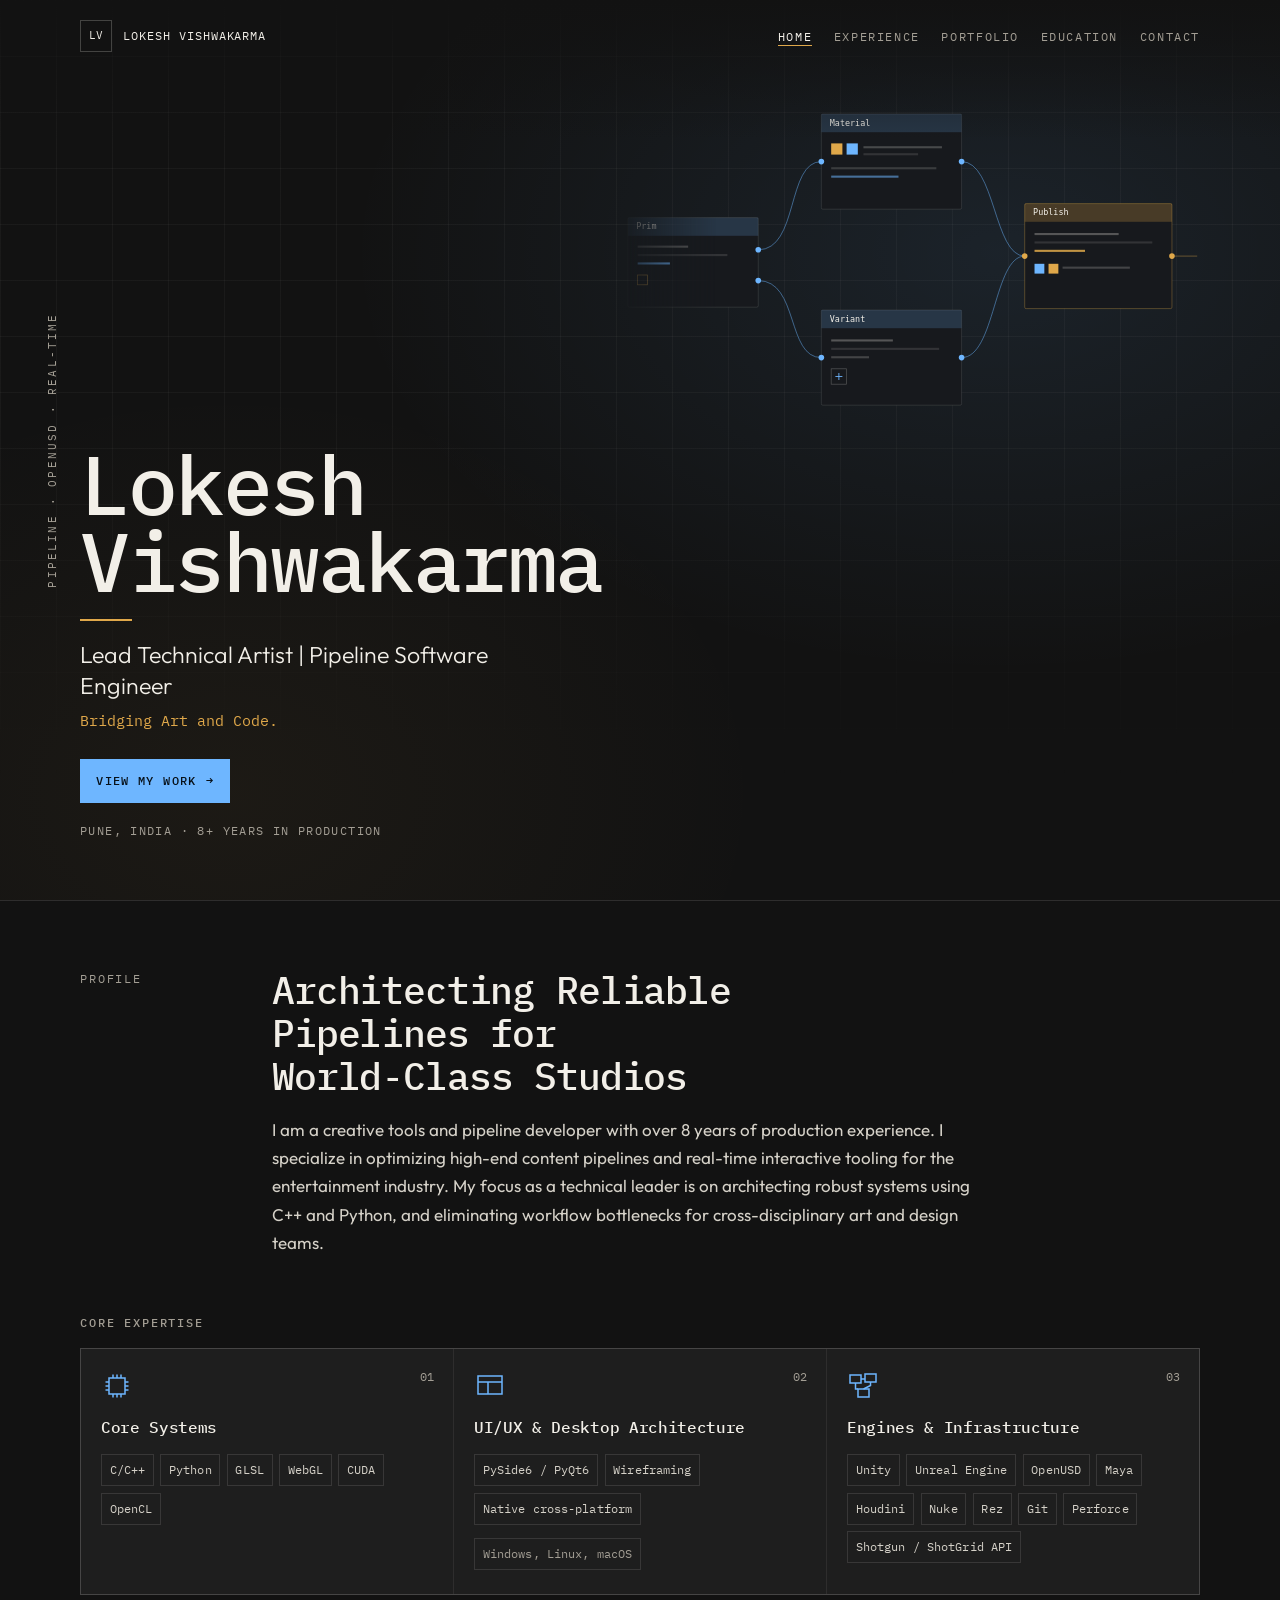
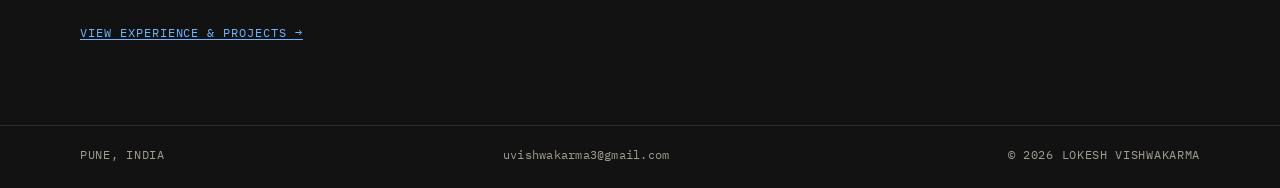
<file: index.html>
<!DOCTYPE html>
<html lang="en" class="no-js">
<head>
  <meta charset="utf-8">
  <meta name="viewport" content="width=device-width, initial-scale=1">
  <title>Lokesh Vishwakarma — Lead Technical Artist</title>
  <meta name="description" content="Lokesh Vishwakarma is a lead technical artist and pipeline software engineer with 8+ years building reliable content pipelines and real-time tools.">
  <meta name="author" content="Lokesh Vishwakarma">
  <meta name="theme-color" content="#121212">
  <meta property="og:title" content="Lokesh Vishwakarma — Lead Technical Artist">
  <meta property="og:description" content="Creative tools and pipeline developer. 8+ years building reliable pipelines and real-time tooling.">
  <meta property="og:type" content="website">
  <meta property="og:locale" content="en_IN">
  <link rel="icon" href="favicon.svg" type="image/svg+xml">
  <link rel="preconnect" href="https://fonts.googleapis.com">
  <link rel="preconnect" href="https://fonts.gstatic.com" crossorigin>
  <link href="https://fonts.googleapis.com/css2?family=IBM+Plex+Mono:wght@400;500;600&family=Outfit:wght@300;400;500;600&display=swap" rel="stylesheet">
  <link rel="stylesheet" href="css/styles.css">
  <script>document.documentElement.classList.remove("no-js")</script>
  <script type="application/ld+json">
  {
    "@context": "https://schema.org",
    "@type": "Person",
    "name": "Lokesh Vishwakarma",
    "jobTitle": "Lead Technical Artist | Pipeline Software Engineer",
    "email": "mailto:uvishwakarma3@gmail.com",
    "address": {
      "@type": "PostalAddress",
      "addressLocality": "Pune",
      "addressCountry": "IN"
    },
    "sameAs": [
      "https://www.linkedin.com/in/lokesh-vishwakarma",
      "https://github.com/lokeshvishwakarma",
      "https://github.com/lokidesignstudios"
    ]
  }
  </script>
</head>
<body data-page="home">
  <a class="skip" href="#content">Skip to content</a>
  <header class="site-header">
    <div class="wrap header-inner">
      <a class="brand" href="index.html">
        <span class="brand-mark" aria-hidden="true">LV</span>
        <span class="brand-name">Lokesh Vishwakarma</span>
      </a>
      <button class="nav-toggle" type="button" aria-expanded="false" aria-controls="site-nav" aria-label="Open menu">
        <span aria-hidden="true"></span>
      </button>
      <nav id="site-nav" class="nav-links" aria-label="Primary">
        <a href="index.html" aria-current="page">Home</a>
        <a href="experience.html">Experience</a>
        <a href="portfolio.html">Portfolio</a>
        <a href="education.html">Education</a>
        <a href="contact.html">Contact</a>
      </nav>
    </div>
  </header>

  <main id="content">
    <section class="hero">
      <div class="hero-gridlines" aria-hidden="true"></div>
      <div class="hero-graph" aria-hidden="true">
        <img src="assets/graph.svg" alt="" width="840" height="480">
      </div>
      <p class="spine">Pipeline · OpenUSD · Real-Time</p>
      <div class="wrap">
        <!-- <p class="kicker"><span class="pip" aria-hidden="true"></span>Lead Technical Artist</p> -->
        <h1>
          <span>Lokesh</span>
          <span>Vishwakarma</span>
        </h1>
        <div class="rule" aria-hidden="true"></div>
        <p class="lede">Lead Technical Artist | Pipeline Software Engineer</p>
        <p class="bridge">Bridging Art and Code.</p>
        <a class="btn btn-fill" href="experience.html">View My Work <span aria-hidden="true">→</span></a>
        <p class="hero-meta">Pune, India · 8+ years in production</p>
      </div>
    </section>

    <section class="intro" id="profile">
      <div class="wrap intro-grid">
        <p class="kicker">Profile</p>
        <div>
          <h2>Architecting Reliable<br>Pipelines for<br>World&#8209;Class Studios</h2>
          <p class="prose">I am a creative tools and pipeline developer with over 8 years of production experience. I specialize in optimizing high-end content pipelines and real-time interactive tooling for the entertainment industry. My focus as a technical leader is on architecting robust systems using C++ and Python, and eliminating workflow bottlenecks for cross-disciplinary art and design teams.</p>
        </div>
      </div>
    </section>

    <section class="expertise" id="expertise">
      <div class="wrap">
        <h2 class="label">Core Expertise</h2>
        <div class="spec">
          <article>
            <span class="num">01</span>
            <svg width="32" height="32" viewBox="0 0 32 32" fill="none" stroke="currentColor" stroke-width="1.5" aria-hidden="true">
              <rect x="8" y="8" width="16" height="16"/>
              <path d="M12 8V4.5M16 8V4.5M20 8V4.5M12 27.5V24M16 27.5V24M20 27.5V24M8 12H4.5M8 16H4.5M8 20H4.5M27.5 12H24M27.5 16H24M27.5 20H24"/>
            </svg>
            <h3>Core Systems</h3>
            <ul class="skill-list">
              <li>C/C++</li>
              <li>Python</li>
              <li>GLSL</li>
              <li>WebGL</li>
              <li>CUDA</li>
              <li>OpenCL</li>
            </ul>
          </article>
          <article>
            <span class="num">02</span>
            <svg width="32" height="32" viewBox="0 0 32 32" fill="none" stroke="currentColor" stroke-width="1.5" aria-hidden="true">
              <rect x="4" y="6" width="24" height="18"/>
              <path d="M4 12h24M14 12v12"/>
            </svg>
            <h3>UI/UX &amp; Desktop Architecture</h3>
            <ul class="skill-list">
              <li>PySide6 / PyQt6</li>
              <li>Wireframing</li>
              <li>Native cross-platform</li>
            </ul>
            <p class="platforms">Windows, Linux, macOS</p>
          </article>
          <article>
            <span class="num">03</span>
            <svg width="32" height="32" viewBox="0 0 32 32" fill="none" stroke="currentColor" stroke-width="1.5" aria-hidden="true">
              <rect x="3" y="5" width="11" height="8"/>
              <rect x="18" y="4" width="11" height="8"/>
              <rect x="11" y="19" width="11" height="8"/>
              <path d="M14 9h4M23.5 12v3.5L16.5 19M8.5 13v6h2.5"/>
            </svg>
            <h3>Engines &amp; Infrastructure</h3>
            <ul class="skill-list">
              <li>Unity</li>
              <li>Unreal Engine</li>
              <li>OpenUSD</li>
              <li>Maya</li>
              <li>Houdini</li>
              <li>Nuke</li>
              <li>Rez</li>
              <li>Git</li>
              <li>Perforce</li>
              <li>Shotgun / ShotGrid API</li>
            </ul>
          </article>
        </div>
        <p class="next"><a href="experience.html">View experience &amp; projects <span aria-hidden="true">→</span></a></p>
      </div>
    </section>
  </main>

  <footer class="site-footer">
    <div class="wrap footer-row">
      <p>Pune, India</p>
      <a href="mailto:uvishwakarma3@gmail.com">uvishwakarma3@gmail.com</a>
      <p>© 2026 Lokesh Vishwakarma</p>
    </div>
  </footer>
  <script src="js/main.js"></script>
</body>
</html>
</file>
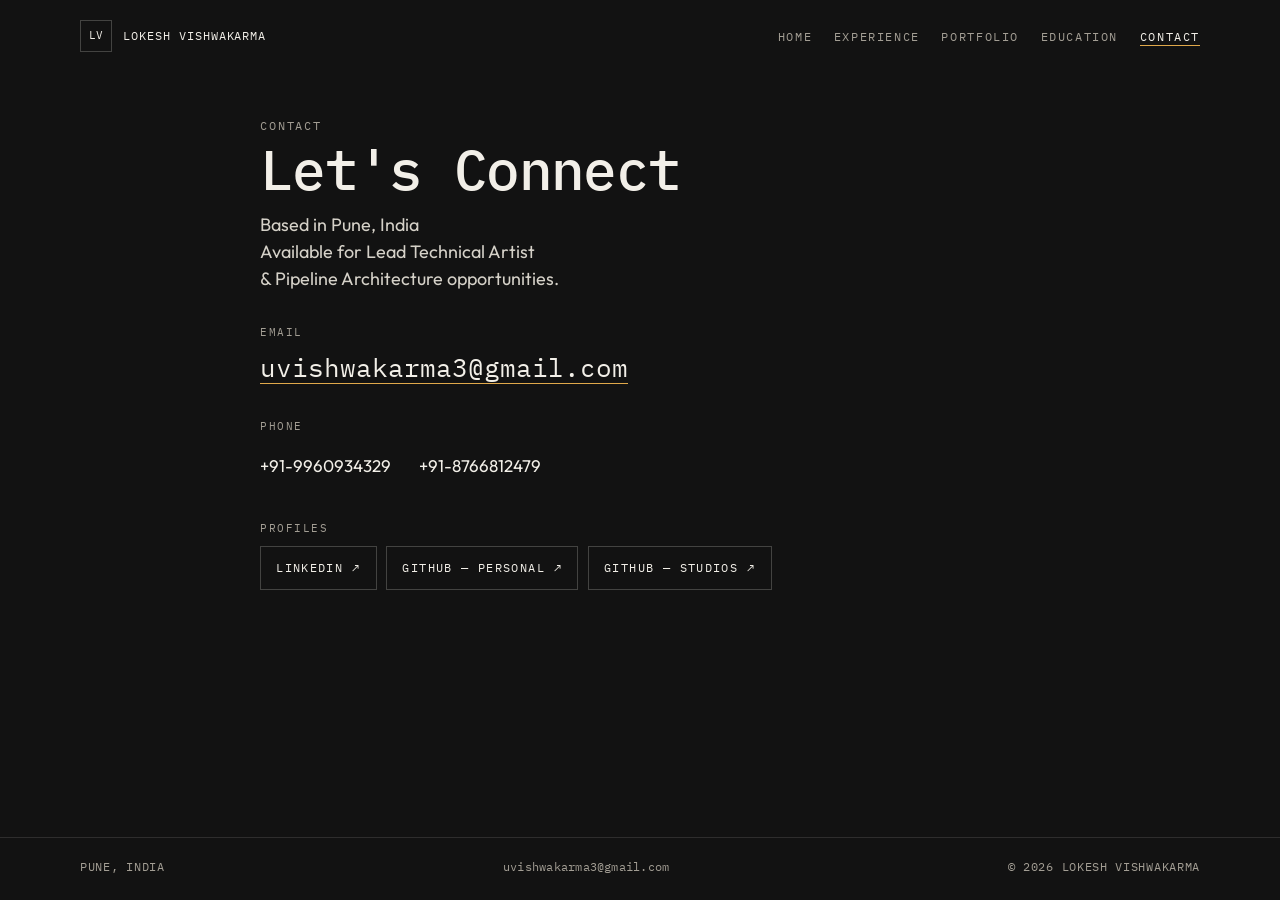
<file: contact.html>
<!DOCTYPE html>
<html lang="en" class="no-js">
<head>
  <meta charset="utf-8">
  <meta name="viewport" content="width=device-width, initial-scale=1">
  <title>Contact — Lokesh Vishwakarma</title>
  <meta name="description" content="Contact Lokesh Vishwakarma, lead technical artist based in Pune, India.">
  <meta name="author" content="Lokesh Vishwakarma">
  <meta name="theme-color" content="#121212">
  <link rel="icon" href="favicon.svg" type="image/svg+xml">
  <link rel="preconnect" href="https://fonts.googleapis.com">
  <link rel="preconnect" href="https://fonts.gstatic.com" crossorigin>
  <link href="https://fonts.googleapis.com/css2?family=IBM+Plex+Mono:wght@400;500;600&family=Outfit:wght@300;400;500;600&display=swap" rel="stylesheet">
  <link rel="stylesheet" href="css/styles.css">
  <script>document.documentElement.classList.remove("no-js")</script>
</head>
<body data-page="contact">
  <a class="skip" href="#content">Skip to content</a>
  <header class="site-header">
    <div class="wrap header-inner">
      <a class="brand" href="index.html">
        <span class="brand-mark" aria-hidden="true">LV</span>
        <span class="brand-name">Lokesh Vishwakarma</span>
      </a>
      <button class="nav-toggle" type="button" aria-expanded="false" aria-controls="site-nav" aria-label="Open menu">
        <span aria-hidden="true"></span>
      </button>
      <nav id="site-nav" class="nav-links" aria-label="Primary">
        <a href="index.html">Home</a>
        <a href="experience.html">Experience</a>
        <a href="portfolio.html">Portfolio</a>
        <a href="education.html">Education</a>
        <a href="contact.html" aria-current="page">Contact</a>
      </nav>
    </div>
  </header>

  <main id="content" class="page-main">
    <div class="wrap contact-wrap">
      <header class="page-head">
        <p class="kicker">Contact</p>
        <h1>Let's Connect</h1>
        <p class="contact-sub">Based in Pune, India<br>Available for Lead Technical Artist<br>&amp; Pipeline Architecture opportunities.</p>
      </header>

      <address>
        <div class="contact-block">
          <p class="meta-label">Email</p>
          <a class="email-link" href="mailto:uvishwakarma3@gmail.com">uvishwakarma3<wbr>@gmail.com</a>
        </div>
        <div class="contact-block">
          <p class="meta-label">Phone</p>
          <div class="phone-links">
            <a href="tel:+919960934329">+91-9960934329</a>
            <a href="tel:+918766812479">+91-8766812479</a>
          </div>
        </div>
        <div class="contact-block">
          <p class="meta-label">Profiles</p>
          <div class="btn-row">
            <a class="btn" href="https://www.linkedin.com/in/lokesh-vishwakarma" target="_blank" rel="noopener noreferrer">LinkedIn <span aria-hidden="true">↗</span><span class="sr-only"> (opens in a new tab)</span></a>
            <a class="btn" href="https://github.com/lokeshvishwakarma" target="_blank" rel="noopener noreferrer">GitHub — Personal <span aria-hidden="true">↗</span><span class="sr-only"> (opens in a new tab)</span></a>
            <a class="btn" href="https://github.com/lokidesignstudios" target="_blank" rel="noopener noreferrer">GitHub — Studios <span aria-hidden="true">↗</span><span class="sr-only"> (opens in a new tab)</span></a>
          </div>
        </div>
      </address>
    </div>
  </main>

  <footer class="site-footer">
    <div class="wrap footer-row">
      <p>Pune, India</p>
      <a href="mailto:uvishwakarma3@gmail.com">uvishwakarma3@gmail.com</a>
      <p>© 2026 Lokesh Vishwakarma</p>
    </div>
  </footer>
  <script src="js/main.js"></script>
</body>
</html>
</file>
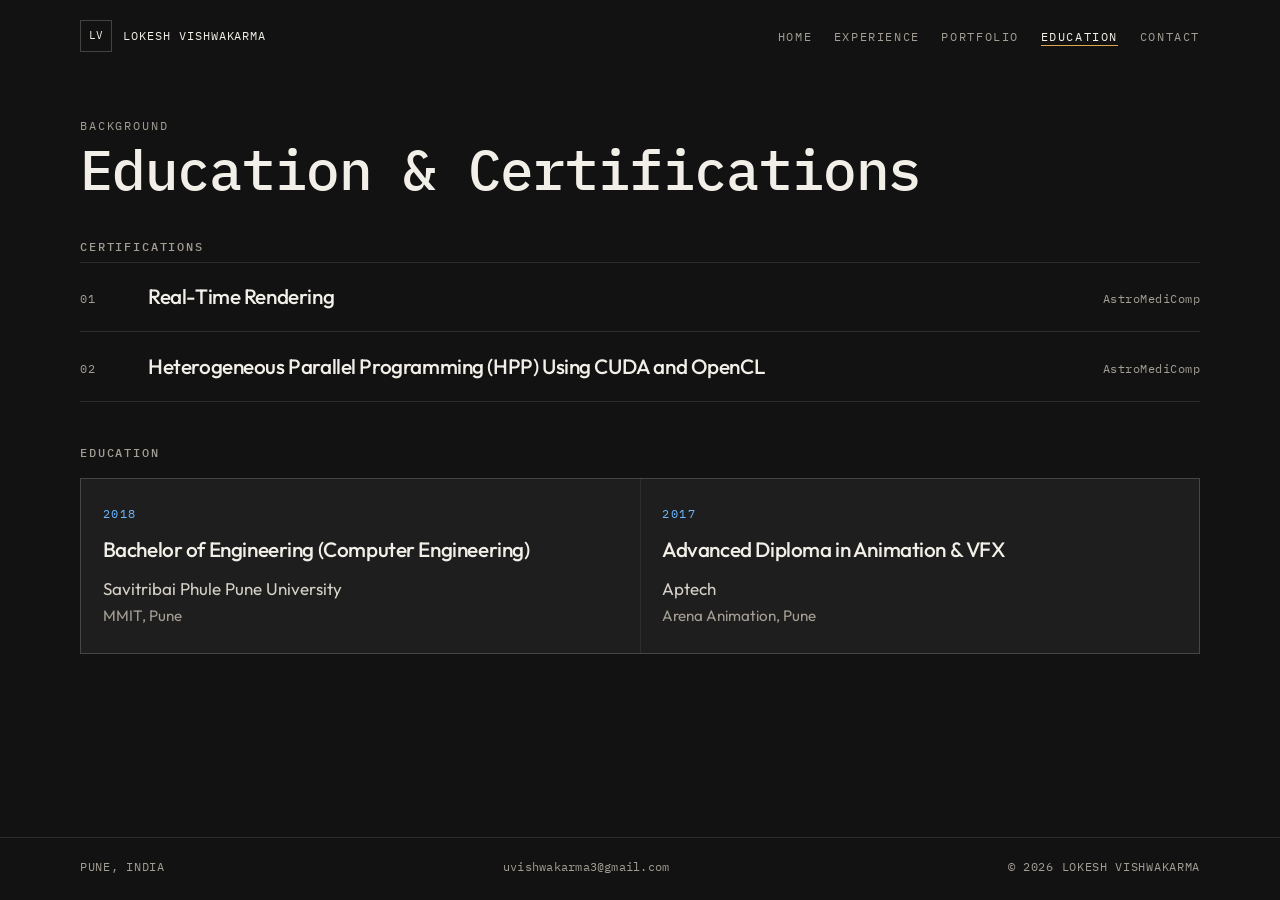
<file: education.html>
<!DOCTYPE html>
<html lang="en" class="no-js">
<head>
  <meta charset="utf-8">
  <meta name="viewport" content="width=device-width, initial-scale=1">
  <title>Education — Lokesh Vishwakarma</title>
  <meta name="description" content="Education and certifications in computer engineering, animation and VFX, real-time rendering, and CUDA/OpenCL.">
  <meta name="author" content="Lokesh Vishwakarma">
  <meta name="theme-color" content="#121212">
  <link rel="icon" href="favicon.svg" type="image/svg+xml">
  <link rel="preconnect" href="https://fonts.googleapis.com">
  <link rel="preconnect" href="https://fonts.gstatic.com" crossorigin>
  <link href="https://fonts.googleapis.com/css2?family=IBM+Plex+Mono:wght@400;500;600&family=Outfit:wght@300;400;500;600&display=swap" rel="stylesheet">
  <link rel="stylesheet" href="css/styles.css">
  <script>document.documentElement.classList.remove("no-js")</script>
</head>
<body data-page="education">
  <a class="skip" href="#content">Skip to content</a>
  <header class="site-header">
    <div class="wrap header-inner">
      <a class="brand" href="index.html">
        <span class="brand-mark" aria-hidden="true">LV</span>
        <span class="brand-name">Lokesh Vishwakarma</span>
      </a>
      <button class="nav-toggle" type="button" aria-expanded="false" aria-controls="site-nav" aria-label="Open menu">
        <span aria-hidden="true"></span>
      </button>
      <nav id="site-nav" class="nav-links" aria-label="Primary">
        <a href="index.html">Home</a>
        <a href="experience.html">Experience</a>
        <a href="portfolio.html">Portfolio</a>
        <a href="education.html" aria-current="page">Education</a>
        <a href="contact.html">Contact</a>
      </nav>
    </div>
  </header>

  <main id="content" class="page-main">
    <div class="wrap">
      <header class="page-head">
        <p class="kicker">Background</p>
        <h1>Education &amp; Certifications</h1>
      </header>

      <section class="block" aria-labelledby="cert-heading">
        <h2 class="label" id="cert-heading">Certifications</h2>
        <ol class="certs">
          <li>
            <span class="num">01</span>
            <h3>Real-Time Rendering</h3>
            <p class="issuer">AstroMediComp</p>
          </li>
          <li>
            <span class="num">02</span>
            <h3>Heterogeneous Parallel Programming (HPP) Using CUDA and OpenCL</h3>
            <p class="issuer">AstroMediComp</p>
          </li>
        </ol>
      </section>

      <section class="block" aria-labelledby="edu-heading">
        <h2 class="label" id="edu-heading">Education</h2>
        <div class="edu-grid">
          <article>
            <p class="year"><time datetime="2018">2018</time></p>
            <h3>Bachelor of Engineering (Computer Engineering)</h3>
            <p class="school">Savitribai Phule Pune University</p>
            <p class="school-sub">MMIT, Pune</p>
          </article>
          <article>
            <p class="year"><time datetime="2017">2017</time></p>
            <h3>Advanced Diploma in Animation &amp; VFX</h3>
            <p class="school">Aptech</p>
            <p class="school-sub">Arena Animation, Pune</p>
          </article>
        </div>
      </section>
    </div>
  </main>

  <footer class="site-footer">
    <div class="wrap footer-row">
      <p>Pune, India</p>
      <a href="mailto:uvishwakarma3@gmail.com">uvishwakarma3@gmail.com</a>
      <p>© 2026 Lokesh Vishwakarma</p>
    </div>
  </footer>
  <script src="js/main.js"></script>
</body>
</html>
</file>
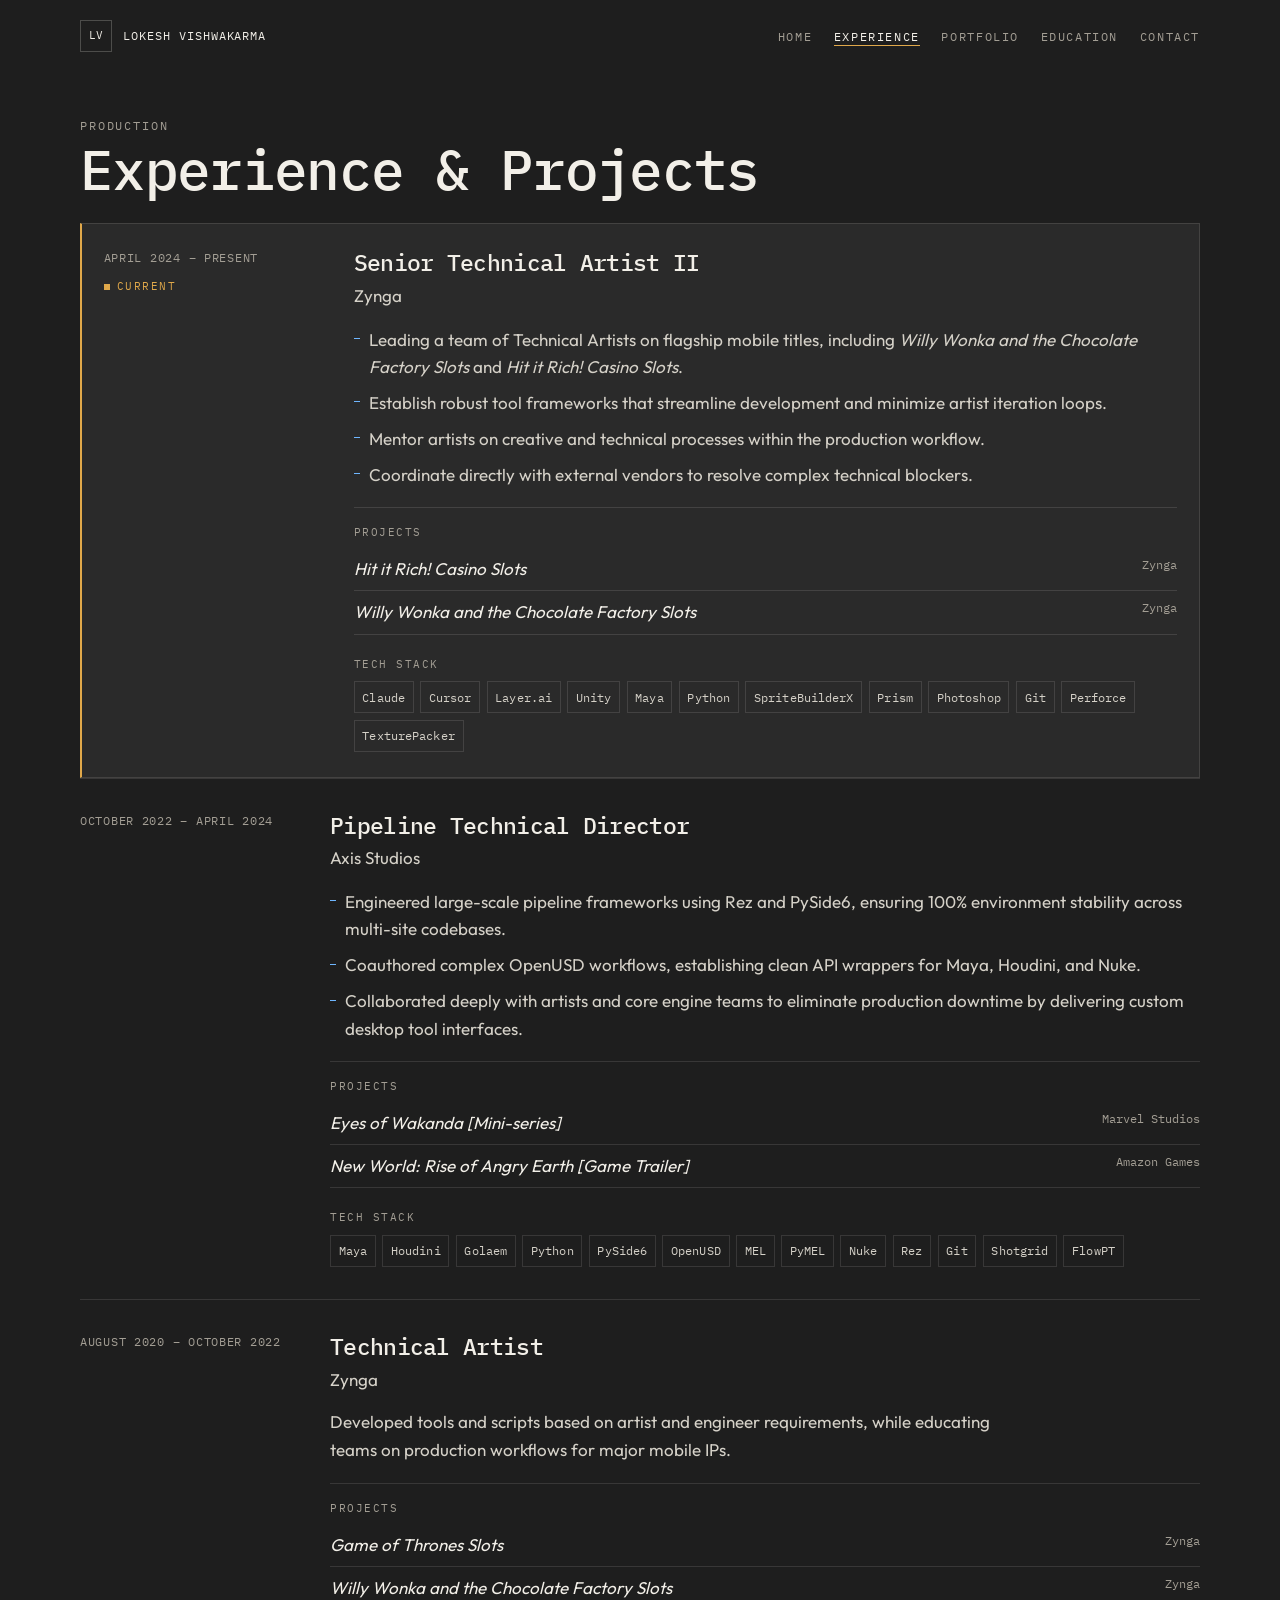
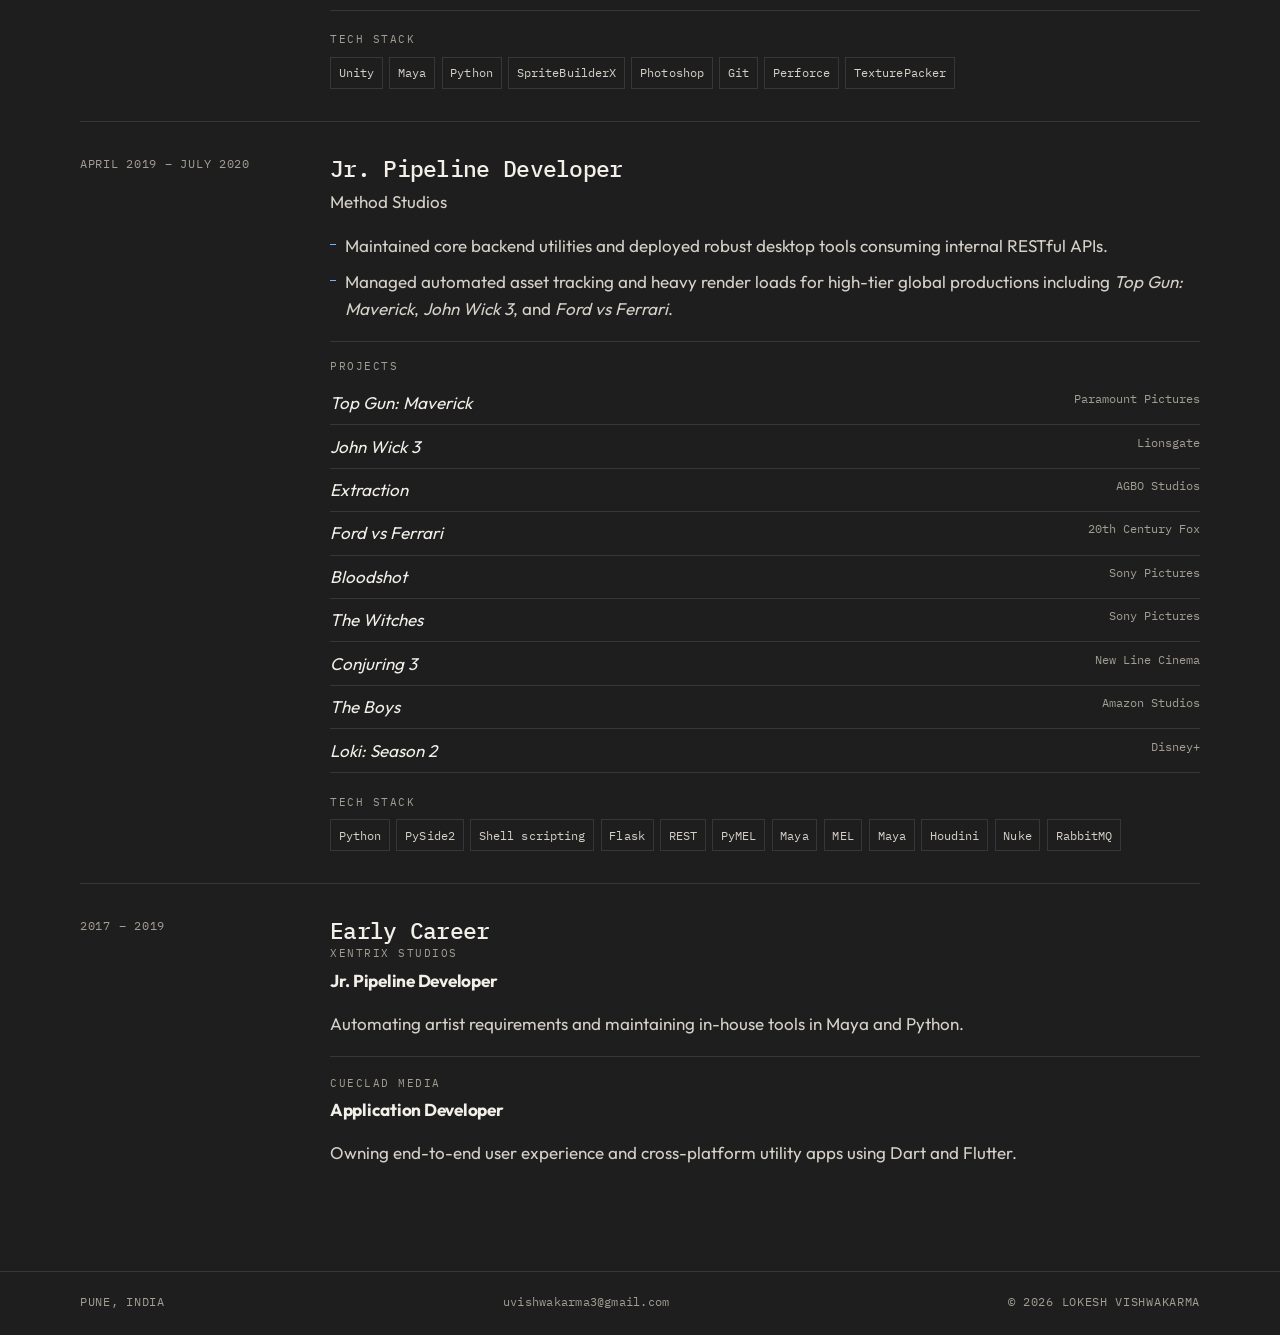
<file: experience.html>
<!DOCTYPE html>
<html lang="en" class="no-js">
<head>
  <meta charset="utf-8">
  <meta name="viewport" content="width=device-width, initial-scale=1">
  <title>Experience — Lokesh Vishwakarma</title>
  <meta name="description" content="Production experience across Zynga, Axis Studios, and Method Studios, including pipeline architecture, OpenUSD, and technical art leadership.">
  <meta name="author" content="Lokesh Vishwakarma">
  <meta name="theme-color" content="#1e1e1e">
  <link rel="icon" href="favicon.svg" type="image/svg+xml">
  <link rel="preconnect" href="https://fonts.googleapis.com">
  <link rel="preconnect" href="https://fonts.gstatic.com" crossorigin>
  <link href="https://fonts.googleapis.com/css2?family=IBM+Plex+Mono:wght@400;500;600&family=Outfit:wght@300;400;500;600&display=swap" rel="stylesheet">
  <link rel="stylesheet" href="css/styles.css">
  <script>document.documentElement.classList.remove("no-js")</script>
</head>
<body data-page="experience">
  <a class="skip" href="#content">Skip to content</a>
  <header class="site-header">
    <div class="wrap header-inner">
      <a class="brand" href="index.html">
        <span class="brand-mark" aria-hidden="true">LV</span>
        <span class="brand-name">Lokesh Vishwakarma</span>
      </a>
      <button class="nav-toggle" type="button" aria-expanded="false" aria-controls="site-nav" aria-label="Open menu">
        <span aria-hidden="true"></span>
      </button>
      <nav id="site-nav" class="nav-links" aria-label="Primary">
        <a href="index.html">Home</a>
        <a href="experience.html" aria-current="page">Experience</a>
        <a href="portfolio.html">Portfolio</a>
        <a href="education.html">Education</a>
        <a href="contact.html">Contact</a>
      </nav>
    </div>
  </header>

  <main id="content" class="page-main">
    <div class="wrap">
      <header class="page-head">
        <p class="kicker">Production</p>
        <h1>Experience &amp; Projects</h1>
      </header>

      <div class="roles">
        <article class="role role-current" id="zynga">
          <div class="role-meta">
            <p class="dates"><time datetime="2024-04">April 2024</time> – Present</p>
            <p class="status"><span class="pip" aria-hidden="true"></span>Current</p>
          </div>
          <div class="role-body">
            <h2>Senior Technical Artist II</h2>
            <p class="company">Zynga</p>
            <ul class="points">
              <li>Leading a team of Technical Artists on flagship mobile titles, including <cite>Willy Wonka and the Chocolate Factory Slots</cite> and <cite>Hit it Rich! Casino Slots</cite>.</li>
              <li>Establish robust tool frameworks that streamline development and minimize artist iteration loops.</li>
              <li>Mentor artists on creative and technical processes within the production workflow.</li>
              <li>Coordinate directly with external vendors to resolve complex technical blockers.</li>
            </ul>
            <div class="credits">
              <p class="meta-label">Projects</p>
              <ul>
                <li><cite>Hit it Rich! Casino Slots</cite><span>Zynga</span></li>
                <li><cite>Willy Wonka and the Chocolate Factory Slots</cite><span>Zynga</span></li>
              </ul>
            </div>
            <div class="stack">
              <p class="meta-label">Tech stack</p>
              <ul class="skill-list">
                <li>Claude</li>
                <li>Cursor</li>
                <li>Layer.ai</li>
                <li>Unity</li>
                <li>Maya</li>
                <li>Python</li>
                <li>SpriteBuilderX</li>
                <li>Prism</li>
                <li>Photoshop</li>
                <li>Git</li>
                <li>Perforce</li>
                <li>TexturePacker</li>
              </ul>
            </div>
          </div>
        </article>

        <article class="role" id="axis">
          <div class="role-meta">
            <p class="dates"><time datetime="2022-10">October 2022</time> – <time datetime="2024-04">April 2024</time></p>
          </div>
          <div class="role-body">
            <h2>Pipeline Technical Director</h2>
            <p class="company">Axis Studios</p>
            <ul class="points">
              <li>Engineered large-scale pipeline frameworks using Rez and PySide6, ensuring 100% environment stability across multi-site codebases.</li>
              <li>Coauthored complex OpenUSD workflows, establishing clean API wrappers for Maya, Houdini, and Nuke.</li>
              <li>Collaborated deeply with artists and core engine teams to eliminate production downtime by delivering custom desktop tool interfaces.</li>
            </ul>
            <div class="credits">
              <p class="meta-label">Projects</p>
              <ul>
                <li><cite>Eyes of Wakanda [Mini-series]</cite><span>Marvel Studios</span></li>
                <li><cite>New World: Rise of Angry Earth [Game Trailer]</cite><span>Amazon Games</span></li>
              </ul>
            </div>
            <div class="stack">
              <p class="meta-label">Tech stack</p>
              <ul class="skill-list">
                <li>Maya</li>
                <li>Houdini</li>
                <li>Golaem</li>
                <li>Python</li>
                <li>PySide6</li>
                <li>OpenUSD</li>
                <li>MEL</li>
                <li>PyMEL</li>
                <li>Nuke</li>
                <li>Rez</li>
                <li>Git</li>
                <li>Shotgrid</li>
                <li>FlowPT</li>
              </ul>
            </div>
          </div>
        </article>

        <article class="role" id="zynga-ta">
          <div class="role-meta">
            <p class="dates"><time datetime="2020-08">August 2020</time> – <time datetime="2022-10">October 2022</time></p>
          </div>
          <div class="role-body">
            <h2>Technical Artist</h2>
            <p class="company">Zynga</p>
            <p class="prose">Developed tools and scripts based on artist and engineer requirements, while educating teams on production workflows for major mobile IPs.</p>
            <div class="credits">
              <p class="meta-label">Projects</p>
              <ul>
                <li><cite>Game of Thrones Slots</cite><span>Zynga</span></li>
                <li><cite>Willy Wonka and the Chocolate Factory Slots</cite><span>Zynga</span></li>
              </ul>
            </div>
            <div class="stack">
              <p class="meta-label">Tech stack</p>
              <ul class="skill-list">
                <li>Unity</li>
                <li>Maya</li>
                <li>Python</li>
                <li>SpriteBuilderX</li>
                <li>Photoshop</li>
                <li>Git</li>
                <li>Perforce</li>
                <li>TexturePacker</li>
              </ul>
            </div>
          </div>
        </article>

        <article class="role" id="method">
          <div class="role-meta">
            <p class="dates"><time datetime="2019-04">April 2019</time> – <time datetime="2020-07">July 2020</time></p>
          </div>
          <div class="role-body">
            <h2>Jr. Pipeline Developer</h2>
            <p class="company">Method Studios</p>
            <ul class="points">
              <li>Maintained core backend utilities and deployed robust desktop tools consuming internal RESTful APIs.</li>
              <li>Managed automated asset tracking and heavy render loads for high-tier global productions including <cite>Top Gun: Maverick</cite>, <cite>John Wick 3</cite>, and <cite>Ford vs Ferrari</cite>.</li>
            </ul>
            <div class="credits">
              <p class="meta-label">Projects</p>
              <ul>
                <li><cite>Top Gun: Maverick</cite><span>Paramount Pictures</span></li>
                <li><cite>John Wick 3</cite><span>Lionsgate</span></li>
                <li><cite>Extraction</cite><span>AGBO Studios</span></li>
                <li><cite>Ford vs Ferrari</cite><span>20th Century Fox</span></li>
                <li><cite>Bloodshot</cite><span>Sony Pictures</span></li>
                <li><cite>The Witches</cite><span>Sony Pictures</span></li>
                <li><cite>Conjuring 3</cite><span>New Line Cinema</span></li>
                <li><cite>The Boys</cite><span>Amazon Studios</span></li>
                <li><cite>Loki: Season 2</cite><span>Disney+</span></li>
              </ul>
            </div>
            <div class="stack">
              <p class="meta-label">Tech stack</p>
              <ul class="skill-list">
                <li>Python</li>
                <li>PySide2</li>
                <li>Shell scripting</li>
                <li>Flask</li>
                <li>REST</li>
                <li>PyMEL</li>
                <li>Maya</li>
                <li>MEL</li>
                <li>Maya</li>
                <li>Houdini</li>
                <li>Nuke</li>
                <li>RabbitMQ</li>
              </ul>
            </div>
          </div>
        </article>

        <article class="role" id="early">
          <div class="role-meta">
            <p class="dates"><time datetime="2017">2017</time> – <time datetime="2019">2019</time></p>
          </div>
          <div class="role-body">
            <h2>Early Career</h2>
            <div class="subrole">
              <p class="meta-label">Xentrix Studios</p>
              <h3>Jr. Pipeline Developer</h3>
              <p class="prose">Automating artist requirements and maintaining in-house tools in Maya and Python.</p>
            </div>
            <div class="subrole">
              <p class="meta-label">Cueclad Media</p>
              <h3>Application Developer</h3>
              <p class="prose">Owning end-to-end user experience and cross-platform utility apps using Dart and Flutter.</p>
            </div>
          </div>
        </article>
      </div>
    </div>
  </main>

  <footer class="site-footer">
    <div class="wrap footer-row">
      <p>Pune, India</p>
      <a href="mailto:uvishwakarma3@gmail.com">uvishwakarma3@gmail.com</a>
      <p>© 2026 Lokesh Vishwakarma</p>
    </div>
  </footer>
  <script src="js/main.js"></script>
</body>
</html>
</file>
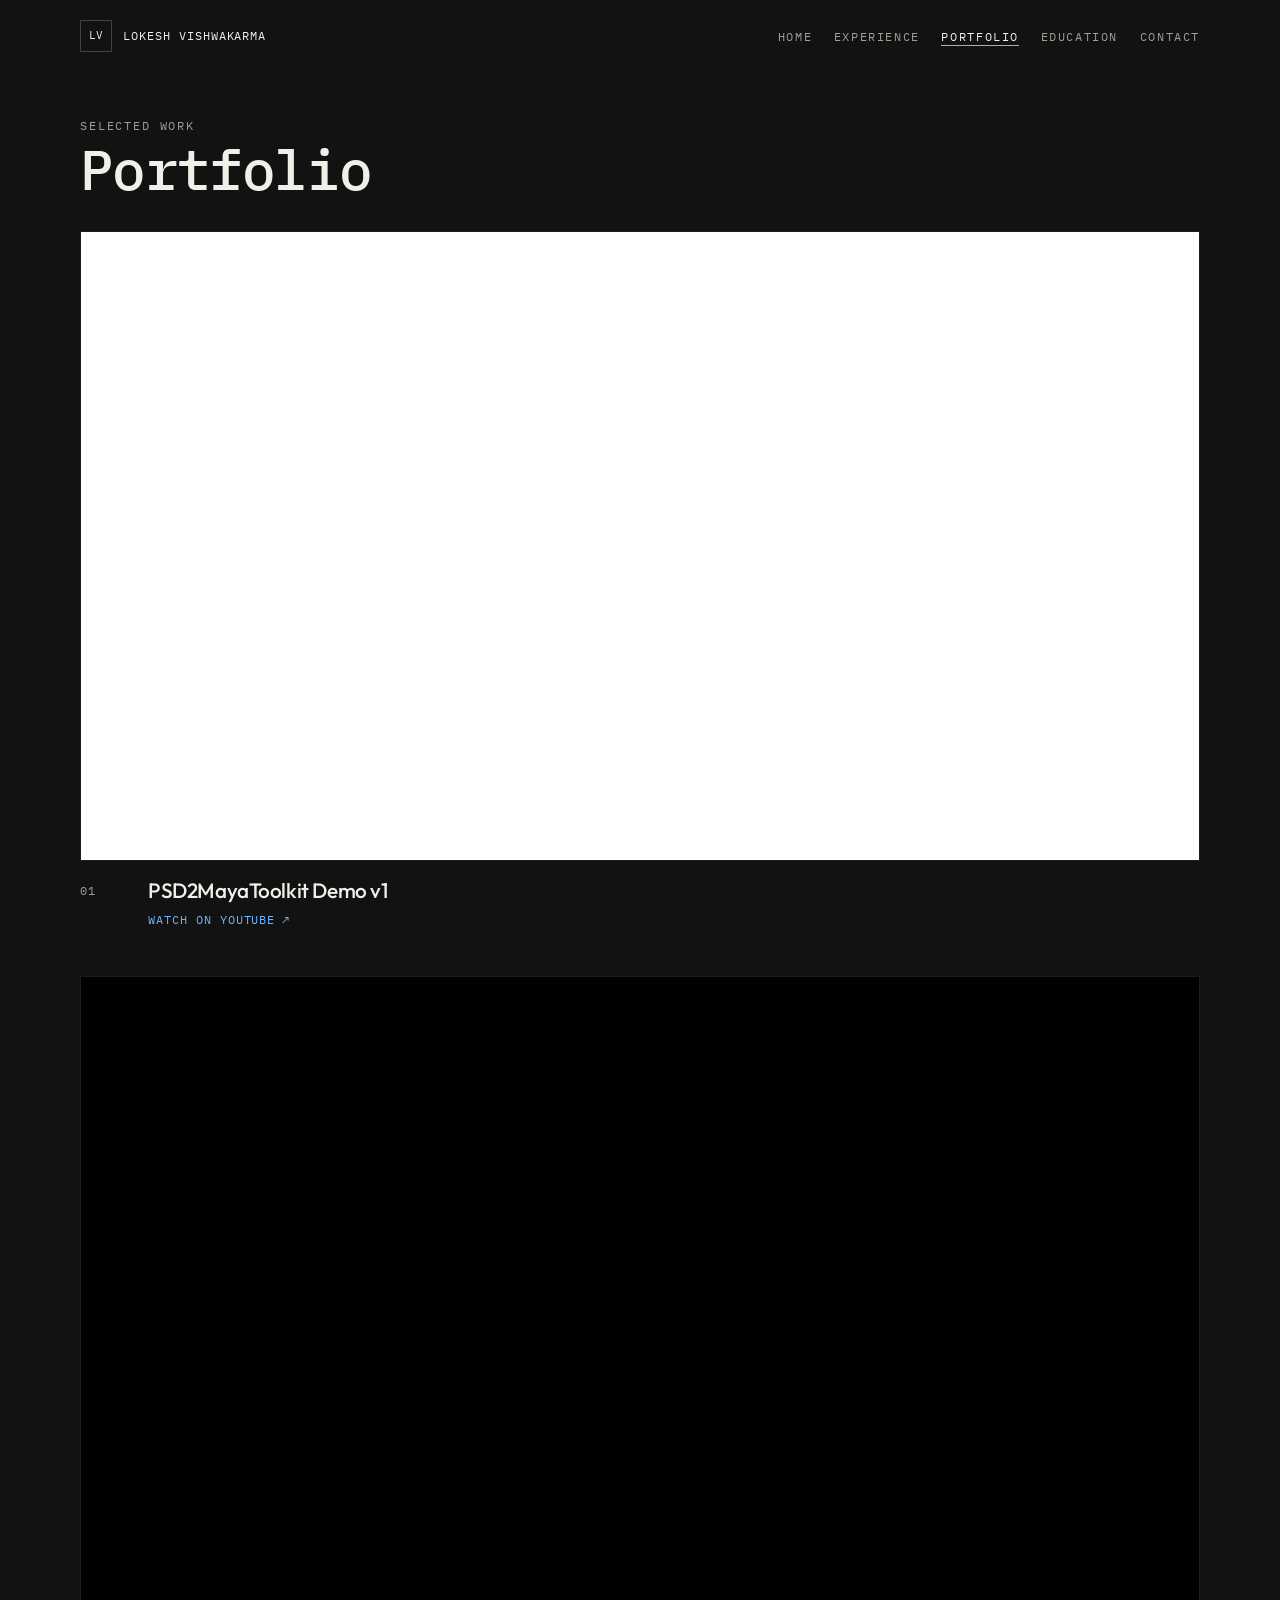
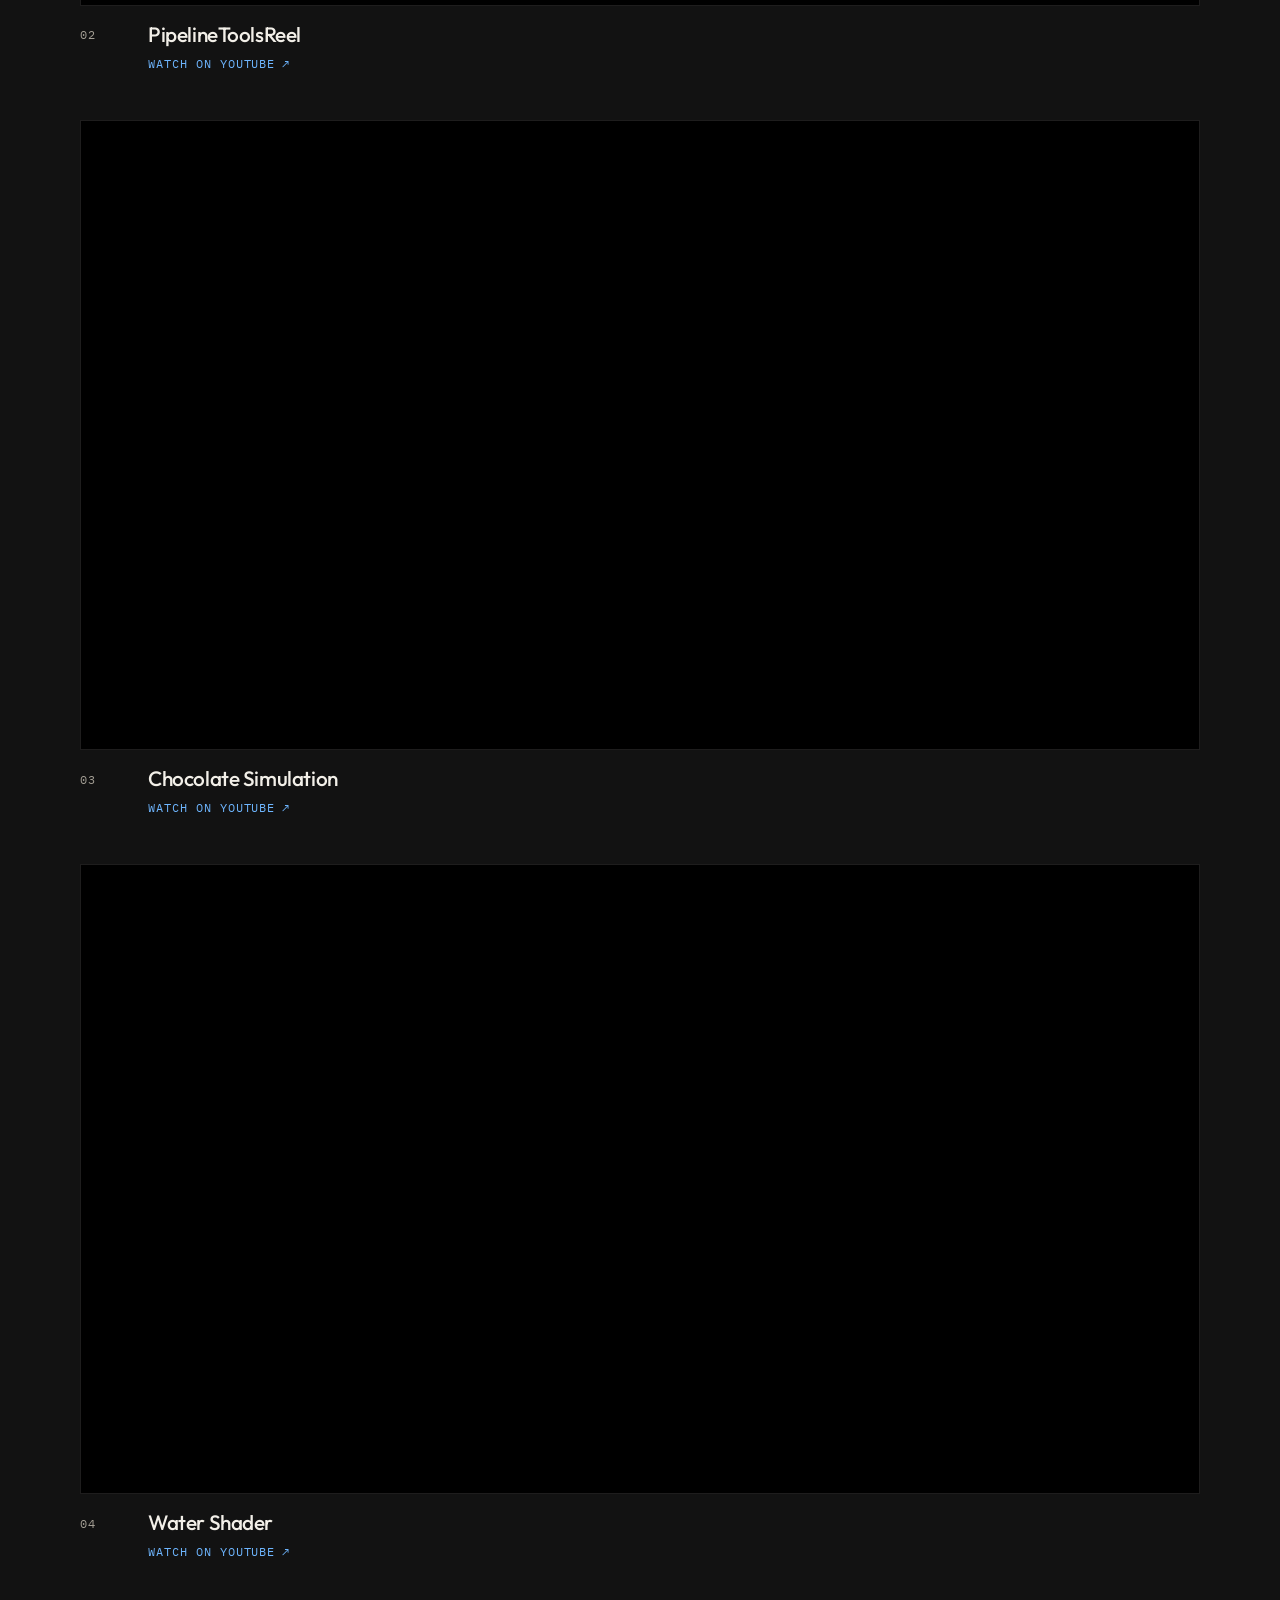
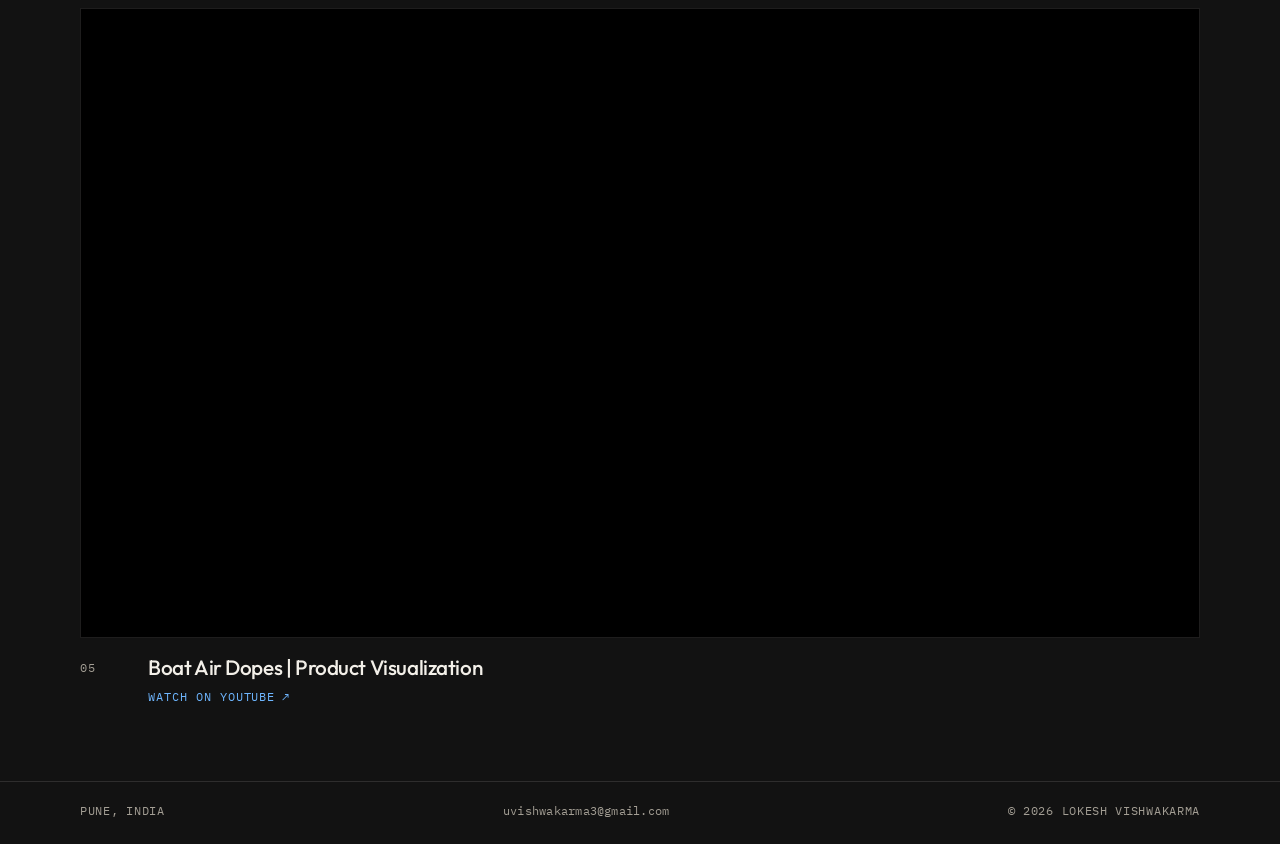
<file: portfolio.html>
<!DOCTYPE html>
<html lang="en" class="no-js">
<head>
  <meta charset="utf-8">
  <meta name="viewport" content="width=device-width, initial-scale=1">
  <title>Portfolio — Lokesh Vishwakarma</title>
  <meta name="description" content="Selected technical art and pipeline work, including tool demos, shaders, simulation, and product visualization.">
  <meta name="author" content="Lokesh Vishwakarma">
  <meta name="theme-color" content="#121212">
  <link rel="icon" href="favicon.svg" type="image/svg+xml">
  <link rel="preconnect" href="https://fonts.googleapis.com">
  <link rel="preconnect" href="https://fonts.gstatic.com" crossorigin>
  <link href="https://fonts.googleapis.com/css2?family=IBM+Plex+Mono:wght@400;500;600&family=Outfit:wght@300;400;500;600&display=swap" rel="stylesheet">
  <link rel="stylesheet" href="css/styles.css">
  <script>document.documentElement.classList.remove("no-js")</script>
</head>
<body data-page="portfolio">
  <a class="skip" href="#content">Skip to content</a>
  <header class="site-header">
    <div class="wrap header-inner">
      <a class="brand" href="index.html">
        <span class="brand-mark" aria-hidden="true">LV</span>
        <span class="brand-name">Lokesh Vishwakarma</span>
      </a>
      <button class="nav-toggle" type="button" aria-expanded="false" aria-controls="site-nav" aria-label="Open menu">
        <span aria-hidden="true"></span>
      </button>
      <nav id="site-nav" class="nav-links" aria-label="Primary">
        <a href="index.html">Home</a>
        <a href="experience.html">Experience</a>
        <a href="portfolio.html" aria-current="page">Portfolio</a>
        <a href="education.html">Education</a>
        <a href="contact.html">Contact</a>
      </nav>
    </div>
  </header>

  <main id="content" class="page-main">
    <div class="wrap">
      <header class="page-head">
        <p class="kicker">Selected work</p>
        <h1>Portfolio</h1>
      </header>

      <div class="reel">
        <article>
          <div class="frame">
            <iframe
              src="https://www.youtube-nocookie.com/embed/2Qnr5Ks5tMA"
              title="PSD2MayaToolkit Demo v1"
              loading="lazy"
              allow="accelerometer; autoplay; clipboard-write; encrypted-media; gyroscope; picture-in-picture; web-share"
              referrerpolicy="strict-origin-when-cross-origin"
              allowfullscreen></iframe>
          </div>
          <div class="reel-meta">
            <span class="num">01</span>
            <div>
              <h2>PSD2MayaToolkit Demo v1</h2>
              <a href="https://youtu.be/2Qnr5Ks5tMA" target="_blank" rel="noopener noreferrer">Watch on YouTube <span aria-hidden="true">↗</span><span class="sr-only"> (opens in a new tab)</span></a>
            </div>
          </div>
        </article>

        <article>
          <div class="frame">
            <iframe
              src="https://www.youtube-nocookie.com/embed/tYKkI91mp5Y"
              title="PipelineToolsReel"
              loading="lazy"
              allow="accelerometer; autoplay; clipboard-write; encrypted-media; gyroscope; picture-in-picture; web-share"
              referrerpolicy="strict-origin-when-cross-origin"
              allowfullscreen></iframe>
          </div>
          <div class="reel-meta">
            <span class="num">02</span>
            <div>
              <h2>PipelineToolsReel</h2>
              <a href="https://youtu.be/tYKkI91mp5Y" target="_blank" rel="noopener noreferrer">Watch on YouTube <span aria-hidden="true">↗</span><span class="sr-only"> (opens in a new tab)</span></a>
            </div>
          </div>
        </article>

        <article>
          <div class="frame">
            <iframe
              src="https://www.youtube-nocookie.com/embed/wlFiFsVj520"
              title="Chocolate Simulation"
              loading="lazy"
              allow="accelerometer; autoplay; clipboard-write; encrypted-media; gyroscope; picture-in-picture; web-share"
              referrerpolicy="strict-origin-when-cross-origin"
              allowfullscreen></iframe>
          </div>
          <div class="reel-meta">
            <span class="num">03</span>
            <div>
              <h2>Chocolate Simulation</h2>
              <a href="https://youtu.be/wlFiFsVj520" target="_blank" rel="noopener noreferrer">Watch on YouTube <span aria-hidden="true">↗</span><span class="sr-only"> (opens in a new tab)</span></a>
            </div>
          </div>
        </article>

        <article>
          <div class="frame">
            <iframe
              src="https://www.youtube-nocookie.com/embed/Jnt5gyPKKMk"
              title="Water Shader"
              loading="lazy"
              allow="accelerometer; autoplay; clipboard-write; encrypted-media; gyroscope; picture-in-picture; web-share"
              referrerpolicy="strict-origin-when-cross-origin"
              allowfullscreen></iframe>
          </div>
          <div class="reel-meta">
            <span class="num">04</span>
            <div>
              <h2>Water Shader</h2>
              <a href="https://youtu.be/Jnt5gyPKKMk" target="_blank" rel="noopener noreferrer">Watch on YouTube <span aria-hidden="true">↗</span><span class="sr-only"> (opens in a new tab)</span></a>
            </div>
          </div>
        </article>

        <article>
          <div class="frame">
            <iframe
              src="https://www.youtube-nocookie.com/embed/vYGN0kZe7Mc"
              title="Boat Air Dopes | Product Visualization"
              loading="lazy"
              allow="accelerometer; autoplay; clipboard-write; encrypted-media; gyroscope; picture-in-picture; web-share"
              referrerpolicy="strict-origin-when-cross-origin"
              allowfullscreen></iframe>
          </div>
          <div class="reel-meta">
            <span class="num">05</span>
            <div>
              <h2>Boat Air Dopes | Product Visualization</h2>
              <a href="https://youtu.be/vYGN0kZe7Mc" target="_blank" rel="noopener noreferrer">Watch on YouTube <span aria-hidden="true">↗</span><span class="sr-only"> (opens in a new tab)</span></a>
            </div>
          </div>
        </article>
      </div>
    </div>
  </main>

  <footer class="site-footer">
    <div class="wrap footer-row">
      <p>Pune, India</p>
      <a href="mailto:uvishwakarma3@gmail.com">uvishwakarma3@gmail.com</a>
      <p>© 2026 Lokesh Vishwakarma</p>
    </div>
  </footer>
  <script src="js/main.js"></script>
</body>
</html>
</file>
<file: css/styles.css>
:root {
  --bg: #121212;
  --raised: #1a1a1a;
  --panel: #1e1e1e;
  --ink: #f2efe8;
  --body: #d5d1c8;
  --muted: #a39e94;
  --line: rgba(242, 239, 232, 0.12);
  --line-strong: rgba(242, 239, 232, 0.22);
  --accent: #6eb6ff;
  --accent-ink: #071018;
  --gold: #e0a84a;
  --sans: "Outfit", "Segoe UI", sans-serif;
  --mono: "IBM Plex Mono", "Cascadia Mono", ui-monospace, monospace;
  --header: 72px;
  --wrap: 1120px;
}

body[data-page="experience"] {
  --bg: #1e1e1e;
  --raised: #2a2a2a;
}

*,
*::before,
*::after {
  box-sizing: border-box;
}

* {
  margin: 0;
}

html {
  color-scheme: dark;
  scroll-behavior: smooth;
  scrollbar-color: #3a3a3a var(--bg);
}

body {
  display: flex;
  flex-direction: column;
  min-height: 100vh;
  min-height: 100dvh;
  background: var(--bg);
  color: var(--ink);
  font-family: var(--sans);
  font-size: 1.0625rem;
  font-weight: 400;
  line-height: 1.65;
  text-rendering: optimizeLegibility;
  -webkit-font-smoothing: antialiased;
  overflow-x: hidden;
}

main {
  flex: 1;
}

address {
  font-style: normal;
}

img,
svg {
  display: block;
  max-width: 100%;
}

ul,
ol {
  padding: 0;
  list-style: none;
}

a {
  color: inherit;
  text-underline-offset: 0.18em;
}

button {
  font: inherit;
  color: inherit;
}

h1,
h2,
.mono {
  font-family: var(--mono);
  font-weight: 500;
  font-variant-ligatures: none;
}

h1 {
  letter-spacing: -0.03em;
  line-height: 0.92;
  text-wrap: balance;
}

h2,
h3 {
  text-wrap: balance;
}

::selection {
  background: rgba(110, 182, 255, 0.32);
  color: #fff;
}

:focus-visible {
  outline: 2px solid var(--gold);
  outline-offset: 3px;
}

::-webkit-scrollbar {
  width: 10px;
  height: 10px;
}

::-webkit-scrollbar-track {
  background: var(--bg);
}

::-webkit-scrollbar-thumb {
  background: #3a3a3a;
}

.skip {
  position: absolute;
  left: 1rem;
  top: -3rem;
  z-index: 80;
  padding: 0.5rem 0.75rem;
  background: var(--accent);
  color: var(--accent-ink);
  font-family: var(--mono);
  font-size: 0.75rem;
}

.skip:focus {
  top: 0.5rem;
}

.sr-only {
  position: absolute;
  width: 1px;
  height: 1px;
  padding: 0;
  margin: -1px;
  overflow: hidden;
  clip: rect(0, 0, 0, 0);
  white-space: nowrap;
  border: 0;
}

.wrap {
  width: min(var(--wrap), calc(100% - 2.5rem));
  margin-inline: auto;
}

.site-header {
  position: fixed;
  inset: 0 0 auto 0;
  z-index: 40;
  height: var(--header);
  border-bottom: 1px solid transparent;
  transition: background 0.2s ease, border-color 0.2s ease;
}

.site-header.is-scrolled,
.site-header:has(.nav-links.is-open) {
  background: rgba(18, 18, 18, 0.92);
  background: color-mix(in srgb, var(--bg) 90%, transparent);
  border-bottom-color: var(--line);
  backdrop-filter: blur(16px);
  -webkit-backdrop-filter: blur(16px);
}

.header-inner {
  height: var(--header);
  display: flex;
  align-items: center;
  justify-content: space-between;
  gap: 1rem;
}

.brand {
  display: inline-flex;
  align-items: center;
  gap: 0.7rem;
  min-height: 44px;
  color: var(--ink);
  text-decoration: none;
}

.brand-mark {
  width: 32px;
  height: 32px;
  display: grid;
  place-items: center;
  border: 1px solid var(--line-strong);
  font-family: var(--mono);
  font-size: 0.68rem;
  letter-spacing: 0.04em;
}

.brand-name {
  font-family: var(--mono);
  font-size: 0.74rem;
  letter-spacing: 0.08em;
  text-transform: uppercase;
}

.nav-links {
  display: flex;
  align-items: center;
  gap: 1.35rem;
}

.nav-links a {
  color: var(--muted);
  font-family: var(--mono);
  font-size: 0.72rem;
  font-variant-ligatures: none;
  letter-spacing: 0.14em;
  text-transform: uppercase;
  text-decoration: none;
}

.nav-links a:hover,
.nav-links a[aria-current="page"] {
  color: var(--ink);
}

.nav-links a[aria-current="page"] {
  box-shadow: inset 0 -1px 0 var(--gold);
}

.nav-toggle {
  display: none;
  position: relative;
  width: 44px;
  height: 44px;
  padding: 0;
  border: 1px solid var(--line-strong);
  background: transparent;
  cursor: pointer;
}

.nav-toggle span,
.nav-toggle span::before,
.nav-toggle span::after {
  position: absolute;
  left: 12px;
  width: 18px;
  height: 1px;
  background: var(--ink);
}

.nav-toggle span {
  top: 21px;
}

.nav-toggle span::before,
.nav-toggle span::after {
  content: "";
  left: 0;
  transition: transform 0.2s ease, top 0.2s ease;
}

.nav-toggle span::before {
  top: -6px;
}

.nav-toggle span::after {
  top: 6px;
}

.nav-toggle[aria-expanded="true"] span {
  background: transparent;
}

.nav-toggle[aria-expanded="true"] span::before {
  top: 0;
  transform: rotate(45deg);
}

.nav-toggle[aria-expanded="true"] span::after {
  top: 0;
  transform: rotate(-45deg);
}

.kicker,
.meta-label,
.hero-meta,
.dates,
.status,
.year,
.num,
.spine {
  font-family: var(--mono);
  font-variant-ligatures: none;
}

.kicker {
  display: flex;
  align-items: center;
  gap: 0.55rem;
  color: var(--muted);
  font-size: 0.72rem;
  letter-spacing: 0.16em;
  text-transform: uppercase;
}

.pip {
  width: 6px;
  height: 6px;
  background: var(--gold);
  flex: none;
}

.hero {
  position: relative;
  display: flex;
  align-items: flex-end;
  min-height: 100vh;
  min-height: 100dvh;
  padding: 6.5rem 0 3.75rem;
  overflow: hidden;
}

.hero-gridlines {
  position: absolute;
  inset: 0;
  background-image:
    linear-gradient(rgba(242, 239, 232, 0.04) 1px, transparent 1px),
    linear-gradient(90deg, rgba(242, 239, 232, 0.04) 1px, transparent 1px);
  background-size: 56px 56px;
  mask-image: linear-gradient(to bottom, #000 45%, transparent 88%);
  pointer-events: none;
}

.hero::before {
  content: "";
  position: absolute;
  inset: 0;
  background:
    radial-gradient(ellipse at 78% 28%, rgba(110, 182, 255, 0.1), transparent 46%),
    radial-gradient(ellipse at 18% 88%, rgba(224, 168, 74, 0.05), transparent 36%);
  pointer-events: none;
}

.hero::after {
  content: "";
  position: absolute;
  z-index: 2;
  top: 0;
  right: 0;
  left: 0;
  height: 140px;
  background: linear-gradient(to bottom, var(--bg), transparent);
  pointer-events: none;
}

.hero-graph {
  position: absolute;
  z-index: 1;
  top: 6.25rem;
  right: max(1.25rem, calc((100% - var(--wrap)) / 2));
  width: min(640px, 46vw);
  pointer-events: none;
  mask-image: linear-gradient(90deg, transparent, #000 18%);
}

.hero-graph img {
  width: 100%;
  height: auto;
}

.spine {
  position: absolute;
  z-index: 3;
  left: max(1rem, calc((100% - var(--wrap)) / 2 - 2.25rem));
  top: 50%;
  color: var(--muted);
  font-size: 0.68rem;
  letter-spacing: 0.2em;
  text-transform: uppercase;
  writing-mode: vertical-rl;
  transform: translateY(-50%) rotate(180deg);
}

.hero > .wrap {
  position: relative;
  z-index: 3;
}

.hero h1 {
  margin-top: 0.7rem;
  font-size: clamp(2.5rem, 6.5vw, 5.7rem);
}

.hero h1 span {
  display: block;
}

.rule {
  width: 3.25rem;
  height: 2px;
  margin: 1.2rem 0 1.15rem;
  background: var(--gold);
}

.lede {
  max-width: 18em;
  color: var(--ink);
  font-size: clamp(1.15rem, 2vw, 1.45rem);
  font-weight: 300;
  line-height: 1.35;
}

.bridge {
  margin-top: 0.4rem;
  color: var(--gold);
  font-family: var(--mono);
  font-size: 0.95rem;
  font-variant-ligatures: none;
}

.hero-meta {
  margin-top: 1.15rem;
  color: var(--muted);
  font-size: 0.72rem;
  letter-spacing: 0.12em;
  text-transform: uppercase;
}

.btn {
  display: inline-flex;
  align-items: center;
  justify-content: center;
  gap: 0.55rem;
  min-height: 44px;
  padding: 0.65rem 0.95rem;
  border: 1px solid var(--line-strong);
  background: transparent;
  color: var(--ink);
  font-family: var(--mono);
  font-size: 0.72rem;
  font-variant-ligatures: none;
  letter-spacing: 0.12em;
  text-transform: uppercase;
  text-decoration: none;
  transition: background 0.2s ease, border-color 0.2s ease, color 0.2s ease;
}

.btn:hover {
  border-color: var(--accent);
  color: var(--accent);
}

.btn-fill {
  margin-top: 1.6rem;
  border-color: var(--accent);
  background: var(--accent);
  color: var(--accent-ink);
  font-weight: 500;
}

.btn-fill:hover {
  border-color: #9dceff;
  background: #9dceff;
  color: var(--accent-ink);
}

.intro {
  padding: 4.25rem 0 3.5rem;
  border-top: 1px solid var(--line);
}

.intro-grid {
  display: grid;
  grid-template-columns: 160px 1fr;
  gap: 1.5rem 2rem;
  align-items: start;
}

.intro h2 {
  max-width: 14.5em;
  font-size: clamp(1.7rem, 3vw, 2.45rem);
  letter-spacing: -0.03em;
  line-height: 1.12;
  text-wrap: wrap;
}

.prose {
  max-width: 64ch;
  margin-top: 1.15rem;
  color: var(--body);
}

.label {
  color: var(--muted);
  font-size: 0.72rem;
  letter-spacing: 0.16em;
  text-transform: uppercase;
}

.expertise {
  padding-bottom: 5rem;
}

.expertise .label {
  margin-bottom: 1rem;
}

.spec {
  display: grid;
  grid-template-columns: repeat(3, 1fr);
  gap: 1px;
  border: 1px solid var(--line);
  background: var(--line);
}

.spec article {
  position: relative;
  padding: 1.35rem 1.25rem 1.5rem;
  background: var(--panel);
  transition: background 0.2s ease;
}

.spec article:hover {
  background: #242428;
  box-shadow: inset 0 2px 0 var(--accent);
}

.spec .num {
  position: absolute;
  top: 1.15rem;
  right: 1.1rem;
  color: var(--muted);
  font-size: 0.72rem;
  letter-spacing: 0.08em;
}

.spec svg {
  color: var(--accent);
}

.spec h3 {
  margin-top: 0.9rem;
  font-family: var(--mono);
  font-size: 1rem;
  font-weight: 500;
  letter-spacing: -0.02em;
  line-height: 1.35;
}

.skill-list {
  display: flex;
  flex-wrap: wrap;
  gap: 0.4rem;
  margin-top: 1rem;
}

.skill-list li,
.platforms {
  border: 1px solid var(--line);
  color: var(--body);
  font-family: var(--mono);
  font-size: 0.75rem;
  font-variant-ligatures: none;
  letter-spacing: 0.01em;
}

.skill-list li {
  padding: 0.32rem 0.48rem;
}

.platforms {
  display: inline-block;
  margin-top: 0.85rem;
  padding: 0.32rem 0.48rem;
  color: var(--muted);
}

.next {
  margin-top: 1.35rem;
}

.next a {
  color: var(--accent);
  font-family: var(--mono);
  font-size: 0.75rem;
  letter-spacing: 0.08em;
  text-transform: uppercase;
}

.page-main {
  padding-top: var(--header);
  padding-bottom: 4.5rem;
}

.page-head {
  padding-top: 2.75rem;
}

.page-head h1 {
  margin-top: 0.55rem;
  font-size: clamp(2.15rem, 5vw, 3.5rem);
}

.roles {
  margin-top: 1.75rem;
}

.role {
  display: grid;
  grid-template-columns: minmax(150px, 210px) minmax(0, 1fr);
  gap: 1rem 2.5rem;
  padding: 2rem 0;
  border-top: 1px solid var(--line);
}

.role-current {
  margin-top: 0.4rem;
  padding: 1.5rem 1.4rem 1.55rem 1.35rem;
  border: 1px solid var(--line);
  border-left: 2px solid var(--gold);
  background: var(--raised);
}

.dates {
  color: var(--muted);
  font-size: 0.75rem;
  letter-spacing: 0.06em;
  text-transform: uppercase;
}

.status {
  display: flex;
  align-items: center;
  gap: 0.45rem;
  margin-top: 0.6rem;
  color: var(--gold);
  font-size: 0.68rem;
  letter-spacing: 0.14em;
  text-transform: uppercase;
}

.role h2 {
  font-size: clamp(1.15rem, 2vw, 1.45rem);
  letter-spacing: -0.03em;
  line-height: 1.25;
}

.company {
  margin-top: 0.28rem;
  color: var(--body);
}

.points {
  margin-top: 1rem;
}

.points li {
  position: relative;
  margin-top: 0.55rem;
  padding-left: 0.95rem;
  color: var(--body);
  line-height: 1.6;
}

.points li::before {
  content: "";
  position: absolute;
  left: 0;
  top: 0.72em;
  width: 6px;
  height: 1px;
  background: var(--accent);
}

.role .prose {
  margin-top: 0.9rem;
}

.stack {
  margin-top: 1.3rem;
}

.meta-label {
  margin-bottom: 0.5rem;
  color: var(--muted);
  font-size: 0.68rem;
  letter-spacing: 0.14em;
  text-transform: uppercase;
}

.stack .skill-list {
  margin-top: 0;
}

.credits {
  margin-top: 1.2rem;
  padding-top: 1rem;
  border-top: 1px solid var(--line);
}

.credits ul {
  margin-top: 0.35rem;
}

.credits .meta-label {
  margin: 0;
}

.credits li {
  display: flex;
  flex-wrap: wrap;
  justify-content: space-between;
  gap: 0.35rem 1rem;
  padding: 0.45rem 0;
  border-bottom: 1px solid var(--line);
}

.credits span {
  color: var(--muted);
  font-family: var(--mono);
  font-size: 0.75rem;
}

cite {
  font-style: italic;
}

.subrole + .subrole {
  margin-top: 1.1rem;
  padding-top: 1.1rem;
  border-top: 1px solid var(--line);
}

.subrole h3 {
  font-size: 1.08rem;
  letter-spacing: -0.015em;
}

.subrole .meta-label {
  margin-bottom: 0.25rem;
}

.block {
  margin-top: 2.6rem;
}

.certs {
  margin-top: 0.35rem;
}

.certs li {
  display: grid;
  grid-template-columns: 3rem minmax(0, 1fr) auto;
  gap: 0.35rem 1.25rem;
  align-items: start;
  padding: 1.3rem 0;
  border-top: 1px solid var(--line);
}

.certs li:last-child {
  border-bottom: 1px solid var(--line);
}

.certs .num {
  padding-top: 0.35rem;
  color: var(--muted);
  font-size: 0.75rem;
  letter-spacing: 0.08em;
}

.issuer {
  padding-top: 0.35rem;
  color: var(--muted);
  font-family: var(--mono);
  font-size: 0.75rem;
  font-variant-ligatures: none;
  letter-spacing: 0.04em;
  white-space: nowrap;
}

.certs h3,
.edu-grid h3 {
  font-family: var(--sans);
  font-size: 1.3rem;
  font-weight: 500;
  letter-spacing: -0.02em;
  line-height: 1.3;
}

.edu-grid {
  display: grid;
  grid-template-columns: 1fr 1fr;
  gap: 1px;
  margin-top: 1rem;
  border: 1px solid var(--line);
  background: var(--line);
}

.edu-grid article {
  padding: 1.45rem 1.35rem 1.55rem;
  background: var(--panel);
}

.year {
  margin-bottom: 0.8rem;
  color: var(--accent);
  font-size: 0.78rem;
  letter-spacing: 0.12em;
}

.school {
  margin-top: 0.75rem;
  color: var(--body);
}

.school-sub {
  color: var(--muted);
  font-size: 0.95rem;
}

.reel {
  display: grid;
  gap: 2.75rem;
  margin-top: 2.25rem;
}

.frame {
  position: relative;
  aspect-ratio: 16 / 9;
  border: 1px solid var(--line);
  background: #000;
}

.frame iframe {
  position: absolute;
  inset: 0;
  width: 100%;
  height: 100%;
  border: 0;
}

.reel-meta {
  display: grid;
  grid-template-columns: 3rem minmax(0, 1fr);
  gap: 0.35rem 1.25rem;
  align-items: start;
  margin-top: 0.95rem;
}

.reel-meta .num {
  padding-top: 0.28rem;
  color: var(--muted);
  font-size: 0.75rem;
  letter-spacing: 0.08em;
}

.reel h2 {
  font-family: var(--sans);
  font-size: 1.3rem;
  font-weight: 500;
  letter-spacing: -0.02em;
  line-height: 1.3;
}

.reel-meta a {
  display: inline-flex;
  align-items: center;
  gap: 0.4rem;
  margin-top: 0.35rem;
  color: var(--accent);
  font-family: var(--mono);
  font-size: 0.75rem;
  letter-spacing: 0.08em;
  text-transform: uppercase;
  text-decoration: none;
}

.reel-meta a:hover {
  color: var(--ink);
}

.contact-wrap {
  max-width: 760px;
}

.contact-sub {
  max-width: 22em;
  margin-top: 1rem;
  color: var(--body);
  font-size: 1.125rem;
  line-height: 1.5;
}

.contact-block {
  margin-top: 2rem;
}

.email-link {
  color: var(--ink);
  font-family: var(--mono);
  font-size: clamp(1rem, 2.4vw, 1.65rem);
  font-variant-ligatures: none;
  line-height: 1.35;
  text-decoration: none;
  box-shadow: inset 0 -1px 0 var(--gold);
}

.email-link:hover {
  color: var(--accent);
  box-shadow: inset 0 -1px 0 var(--accent);
}

.phone-links {
  display: flex;
  flex-wrap: wrap;
  gap: 0.35rem 1.75rem;
}

.phone-links a {
  display: inline-flex;
  align-items: center;
  min-height: 44px;
  color: var(--ink);
  text-decoration: none;
}

.phone-links a:hover {
  color: var(--accent);
}

.btn-row {
  display: flex;
  flex-wrap: wrap;
  gap: 0.6rem;
}

.site-footer {
  padding: 1.2rem 0 1.5rem;
  border-top: 1px solid var(--line);
}

.footer-row {
  display: flex;
  flex-wrap: wrap;
  align-items: center;
  justify-content: space-between;
  gap: 0.6rem 1.5rem;
  color: var(--muted);
  font-family: var(--mono);
  font-size: 0.72rem;
  letter-spacing: 0.06em;
  text-transform: uppercase;
}

.footer-row a {
  color: var(--muted);
  letter-spacing: 0.02em;
  text-transform: none;
  text-decoration: none;
}

.footer-row a:hover {
  color: var(--accent);
}

@media (max-width: 1100px) {
  .spine {
    display: none;
  }
}

@media (max-width: 900px) {
  .hero-graph {
    top: 5.5rem;
    width: min(560px, 72vw);
    opacity: 0.38;
    mask-image: linear-gradient(to bottom, #000 15%, transparent 72%);
  }
}

@media (max-width: 760px) {
  .wrap {
    width: min(var(--wrap), calc(100% - 2rem));
  }

  .nav-toggle {
    display: inline-flex;
  }

  .nav-links {
    display: none;
    position: absolute;
    top: 100%;
    right: 0;
    left: 0;
    flex-direction: column;
    align-items: stretch;
    gap: 0;
    padding: 0.2rem 1rem 0.85rem;
    border-bottom: 1px solid var(--line);
    background: color-mix(in srgb, var(--bg) 96%, transparent);
  }

  .nav-links.is-open {
    display: flex;
  }

  .nav-links a {
    padding: 0.85rem 0;
    border-top: 1px solid var(--line);
  }

  .no-js .nav-toggle {
    display: none;
  }

  .no-js .nav-links {
    display: flex;
    position: static;
    flex-direction: row;
    flex-wrap: wrap;
    gap: 0.65rem 1rem;
    padding: 0;
    border: 0;
    background: transparent;
  }

  .no-js .nav-links a {
    padding: 0;
    border: 0;
  }

  .hero {
    min-height: 100vh;
    min-height: 100dvh;
    padding-bottom: 3rem;
  }

  .intro-grid,
  .role,
  .role-current,
  .edu-grid,
  .spec {
    grid-template-columns: 1fr;
  }

  .certs li {
    grid-template-columns: 2.4rem minmax(0, 1fr);
  }

  .issuer {
    grid-column: 2;
  }

  .credits {
    grid-template-columns: 1fr;
    gap: 0.35rem;
  }

  .footer-row {
    flex-direction: column;
    align-items: flex-start;
  }

  .brand-name {
    max-width: 11rem;
  }
}

@media (prefers-reduced-motion: reduce) {
  html {
    scroll-behavior: auto;
  }

  *,
  *::before,
  *::after {
    transition-duration: 0.01ms !important;
    animation-duration: 0.01ms !important;
  }
}
</file>
